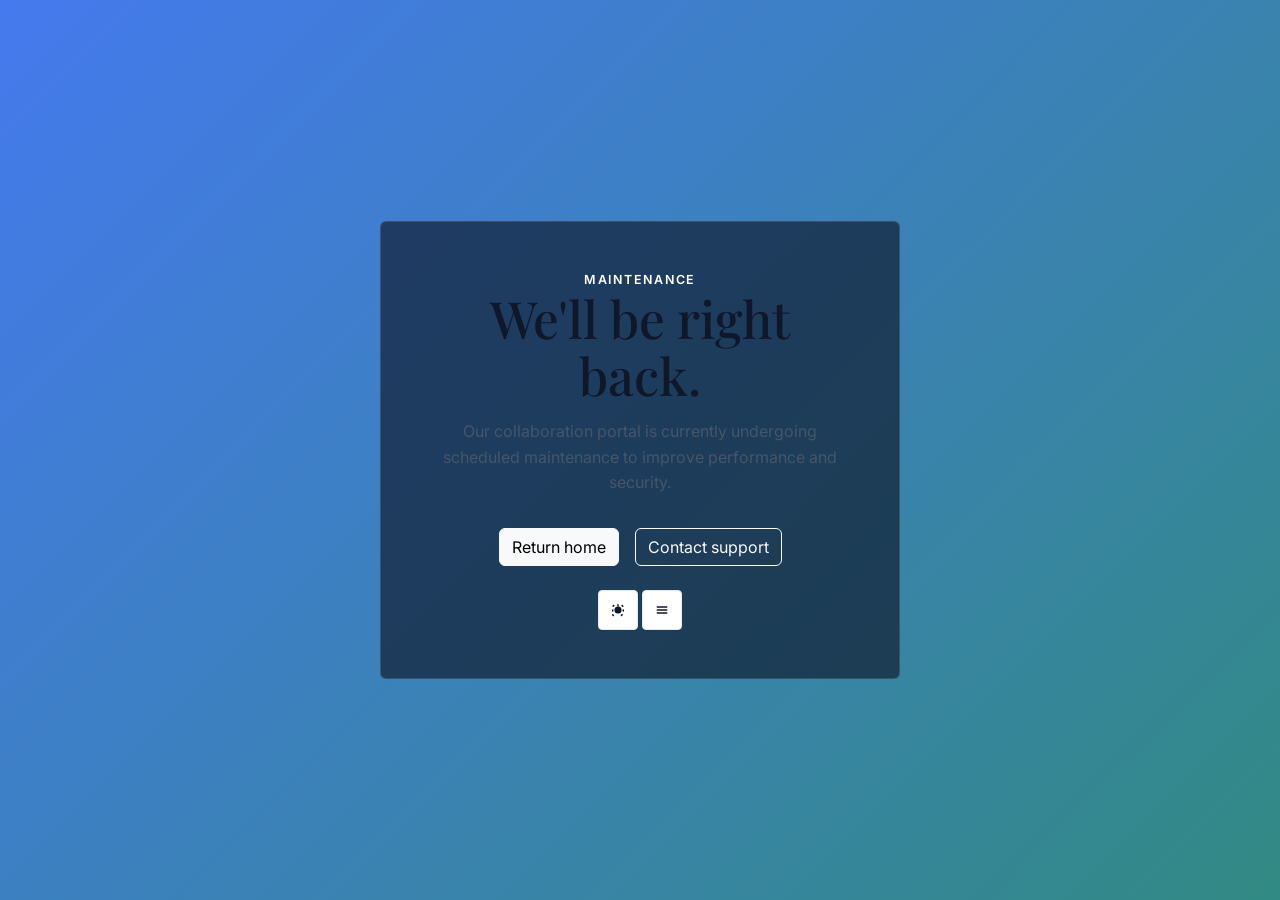
<file: coming-soon.html>
<!DOCTYPE html>
<html lang="en" data-theme="dark">

<head>
  <meta charset="UTF-8" />
  <meta name="viewport" content="width=device-width, initial-scale=1" />
  <title>Maintenance | ArchiStudio</title>
  <link rel="icon" href="favicon.svg" type="image/svg+xml" />
  <meta name="description" content="We are performing scheduled maintenance." />
  <link rel="preconnect" href="https://fonts.googleapis.com" />
  <link rel="preconnect" href="https://fonts.gstatic.com" crossorigin />
  <link
    href="https://fonts.googleapis.com/css2?family=Inter:wght@400;500;600;700&family=Playfair+Display:wght@600;700&display=swap"
    rel="stylesheet" />
  <link href="https://cdn.jsdelivr.net/npm/bootstrap@5.3.2/dist/css/bootstrap.min.css" rel="stylesheet" />
  <link rel="stylesheet" href="css/styles.css" />
</head>

<body>
  <main class="coming-soon">
    <div class="card coming-card p-4 p-md-5 text-center text-white">
      <span class="eyebrow text-white">Maintenance</span>
      <h1>We'll be right back.</h1>
      <p>
        Our collaboration portal is currently undergoing scheduled maintenance to improve
        performance and security.
      </p>
      <div class="d-flex gap-3 flex-wrap justify-content-center mt-3">
        <a class="btn btn-light" href="index.html">Return home</a>
        <a class="btn btn-outline-light" href="contact.html">Contact support</a>
      </div>
      <div class="mt-4">
        <button class="btn theme-toggle btn-sm" data-theme-toggle aria-pressed="false"
          aria-label="Toggle theme"></button>
        <button class="btn theme-toggle btn-sm" data-rtl-toggle aria-pressed="false" aria-label="Toggle RTL"></button>
      </div>
    </div>
  </main>
  <script src="https://cdn.jsdelivr.net/npm/bootstrap@5.3.2/dist/js/bootstrap.bundle.min.js"></script>
  <script src="js/main.js"></script>
</body>

</html>
</file>
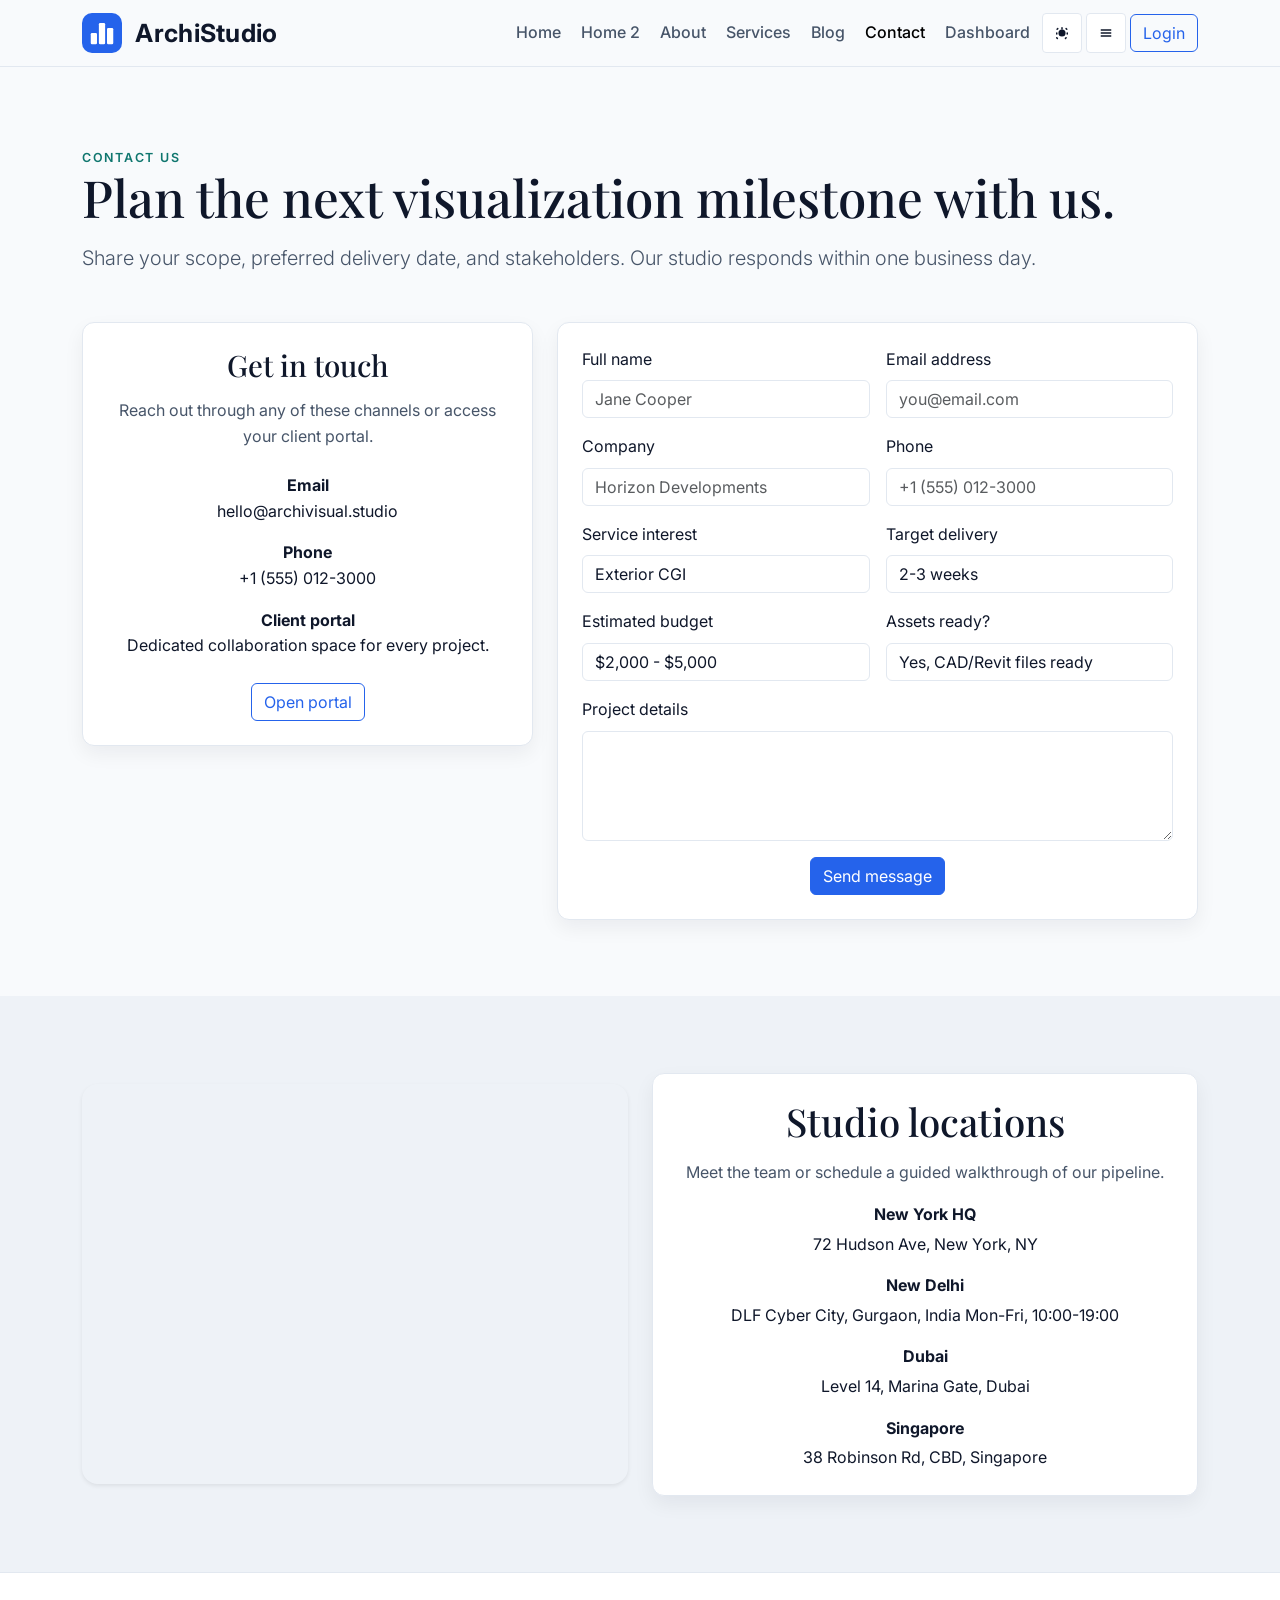
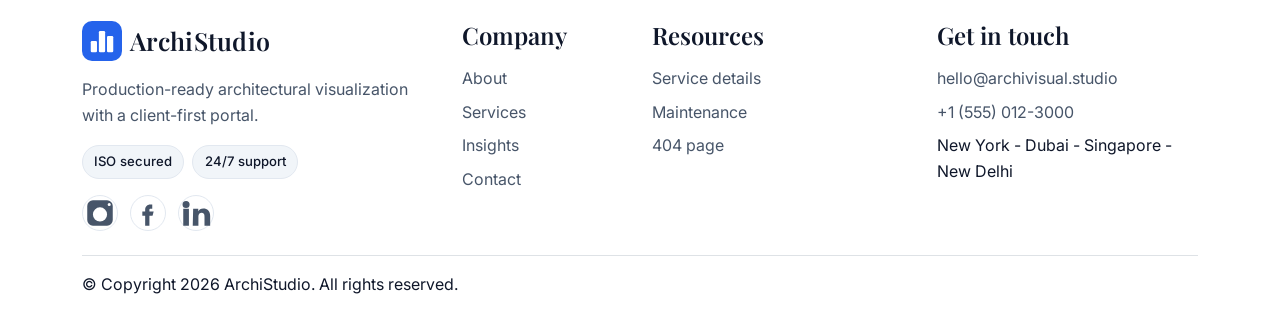
<file: contact.html>
<!DOCTYPE html>
<html lang="en" data-theme="light">

<head>
  <meta charset="UTF-8" />
  <meta name="viewport" content="width=device-width, initial-scale=1" />
  <title>Contact Us | ArchiStudio</title>
  <link rel="icon" href="favicon.svg" type="image/svg+xml" />
  <meta name="description"
    content="Contact ArchiStudio for architectural visualization projects and collaboration portal access." />
  <link rel="preconnect" href="https://fonts.googleapis.com" />
  <link rel="preconnect" href="https://fonts.gstatic.com" crossorigin />
  <link
    href="https://fonts.googleapis.com/css2?family=Inter:wght@400;500;600;700&family=Playfair+Display:wght@600;700&display=swap"
    rel="stylesheet" />
  <link href="https://cdn.jsdelivr.net/npm/bootstrap@5.3.2/dist/css/bootstrap.min.css" rel="stylesheet" />
  <link rel="stylesheet" href="css/styles.css" />
</head>

<body>
  <div class="page-wrapper">
    <header class="site-header">
      <nav class="navbar navbar-expand-lg">
        <div class="container">
          <a class="navbar-brand" href="index.html">
            <img src="favicon.svg" alt="ArchiStudio Logo" class="logo-img">
            <span class="brand-text">ArchiStudio</span>
          </a>
          <button class="navbar-toggler" type="button" data-bs-toggle="collapse" data-bs-target="#mainNav"
            aria-controls="mainNav" aria-expanded="false" aria-label="Toggle navigation">
            <span class="navbar-toggler-icon"></span>
          </button>
          <div class="collapse navbar-collapse" id="mainNav">
            <ul class="navbar-nav ms-auto align-items-lg-center gap-1">
              <li class="nav-item"><a class="nav-link" href="index.html">Home</a></li>
              <li class="nav-item"><a class="nav-link" href="home-2.html">Home 2</a></li>
              <li class="nav-item"><a class="nav-link" href="about.html">About</a></li>
              <li class="nav-item"><a class="nav-link" href="services.html">Services</a></li>
              <li class="nav-item"><a class="nav-link" href="blog.html">Blog</a></li>
              <li class="nav-item"><a class="nav-link active" href="contact.html">Contact</a></li>
              <li class="nav-item"><a class="nav-link" href="dashboard.html">Dashboard</a></li>
              <li class="nav-item">
                <button class="btn theme-toggle btn-sm" data-theme-toggle aria-pressed="false"
                  aria-label="Toggle theme"></button>
              </li>
              <li class="nav-item">
                <button class="btn theme-toggle btn-sm" data-rtl-toggle aria-pressed="false"
                  aria-label="Toggle RTL"></button>
              </li>
              <li class="nav-item"><a class="btn btn-outline-primary" href="login.html">Login</a></li>
            </ul>
          </div>
        </div>
      </nav>
    </header>

    <main>
      <section class="section">
        <div class="container">
          <div class="text-center text-lg-start">
            <span class="eyebrow">Contact us</span>
            <h1>Plan the next visualization milestone with us.</h1>
            <p class="lead">
              Share your scope, preferred delivery date, and stakeholders. Our studio responds
              within one business day.
            </p>
          </div>
          <div class="row g-4 align-items-start mt-4">
            <div class="col-lg-5">
              <div class="feature-card">
                <h3>Get in touch</h3>
                <p class="mb-4">Reach out through any of these channels or access your client portal.</p>
                <div class="contact-info">
                  <div class="mb-3">
                    <strong>Email</strong>
                    <span class="d-block">hello@archivisual.studio</span>
                  </div>
                  <div class="mb-3">
                    <strong>Phone</strong>
                    <span class="d-block">+1 (555) 012-3000</span>
                  </div>
                  <div class="mb-4">
                    <strong>Client portal</strong>
                    <span class="d-block">Dedicated collaboration space for every project.</span>
                  </div>
                  <div class="text-center">
                    <a class="btn btn-outline-primary" href="dashboard.html">Open portal</a>
                  </div>
                </div>
              </div>
            </div>
            <div class="col-lg-7">
              <form class="feature-card text-start">
                <div class="row g-3">
                  <div class="col-md-6">
                    <label class="form-label" for="name">Full name</label>
                    <input class="form-control" type="text" id="name" placeholder="Jane Cooper" />
                  </div>
                  <div class="col-md-6">
                    <label class="form-label" for="email">Email address</label>
                    <input class="form-control" type="email" id="email" placeholder="you@email.com" />
                  </div>
                  <div class="col-md-6">
                    <label class="form-label" for="company">Company</label>
                    <input class="form-control" type="text" id="company" placeholder="Horizon Developments" />
                  </div>
                  <div class="col-md-6">
                    <label class="form-label" for="phone">Phone</label>
                    <input class="form-control" type="tel" id="phone" placeholder="+1 (555) 012-3000" />
                  </div>
                  <div class="col-md-6">
                    <label class="form-label" for="service">Service interest</label>
                    <select class="form-select" id="service">
                      <option>Exterior CGI</option>
                      <option>Interior visualization</option>
                      <option>Virtual walkthroughs</option>
                      <option>Masterplan animation</option>
                    </select>
                  </div>
                  <div class="col-md-6">
                    <label class="form-label" for="timeline">Target delivery</label>
                    <select class="form-select" id="timeline">
                      <option>2-3 weeks</option>
                      <option>4-6 weeks</option>
                      <option>6+ weeks</option>
                    </select>
                  </div>
                  <div class="col-md-6">
                    <label class="form-label" for="budget">Estimated budget</label>
                    <select class="form-select" id="budget">
                      <option>$2,000 - $5,000</option>
                      <option>$5,000 - $10,000</option>
                      <option>$10,000+</option>
                    </select>
                  </div>
                  <div class="col-md-6">
                    <label class="form-label" for="assets">Assets ready?</label>
                    <select class="form-select" id="assets">
                      <option>Yes, CAD/Revit files ready</option>
                      <option>In progress</option>
                      <option>Need guidance</option>
                    </select>
                  </div>
                  <div class="col-12">
                    <label class="form-label" for="message">Project details</label>
                    <textarea class="form-control" id="message" rows="4"></textarea>
                  </div>
                </div>
                <div class="text-center mt-3">
                  <button class="btn btn-primary" type="submit">Send message</button>
                </div>
              </form>
            </div>
          </div>
        </div>
      </section>

      <section class="section section-alt">
        <div class="container">
          <div class="row g-4 align-items-center">
            <div class="col-lg-6">
              <div class="map-container shadow-sm rounded-4 overflow-hidden" style="height: 400px;">
                <iframe
                  src="https://www.google.com/maps/embed?pb=!1m18!1m12!1m3!1d112066.822603887!2d77.10864388147!3d28.627142460613867!2m3!1f0!2f0!3f0!3m2!1i1024!2i768!4f13.1!3m3!1m2!1s0x390cfd5b347ea635%3A0xc6209b5527a050!2sNew%20Delhi%2C%20Delhi!5e0!3m2!1sen!2sin!4v1706350000000!5m2!1sen!2sin"
                  width="100%" height="100%" style="border:0;" allowfullscreen="" loading="lazy"
                  referrerpolicy="no-referrer-when-downgrade">
                </iframe>
              </div>
            </div>
            <div class="col-lg-6">
              <div class="feature-card">
                <h2>Studio locations</h2>
                <p>Meet the team or schedule a guided walkthrough of our pipeline.</p>
                <div class="contact-list mt-3">
                  <div>
                    <strong>New York HQ</strong>
                    <span>72 Hudson Ave, New York, NY</span>
                  </div>
                  <div>
                    <strong>New Delhi</strong>
                    <span>DLF Cyber City, Gurgaon, India</span>
                    <span>Mon-Fri, 10:00-19:00</span>
                  </div>
                  <div>
                    <strong>Dubai</strong>
                    <span>Level 14, Marina Gate, Dubai</span>
                  </div>
                  <div>
                    <strong>Singapore</strong>
                    <span>38 Robinson Rd, CBD, Singapore</span>
                  </div>
                </div>
              </div>
            </div>
          </div>
        </div>
      </section>
    </main>

    <footer class="site-footer">
      <div class="container">
        <div class="row g-4">
          <div class="col-lg-4">
            <div style="display: flex; align-items: center; margin-bottom: 1rem;">
              <img src="favicon.svg" alt="ArchiStudio Logo" class="logo-img">
              <h3 class="footer-title brand-text" style="margin-bottom: 0;">ArchiStudio</h3>
            </div>
            <p>Production-ready architectural visualization with a client-first portal.</p>
            <div class="d-flex gap-2">
              <span class="tag">ISO secured</span>
              <span class="tag">24/7 support</span>
            </div>
            <div class="footer-social">
              <a href="https://www.instagram.com" aria-label="Instagram">
                <svg viewBox="0 0 24 24" aria-hidden="true">
                  <path
                    d="M7 3h10a4 4 0 0 1 4 4v10a4 4 0 0 1-4 4H7a4 4 0 0 1-4-4V7a4 4 0 0 1 4-4Zm5 5a5 5 0 1 0 .001 10.001A5 5 0 0 0 12 8Zm6.5-.9a1.1 1.1 0 1 0 0-2.2 1.1 1.1 0 0 0 0 2.2Z" />
                </svg>
              </a>
              <a href="https://www.facebook.com" aria-label="Facebook">
                <svg viewBox="0 0 24 24" aria-hidden="true">
                  <path d="M13.5 9H15V6h-1.5C11.6 6 10 7.6 10 9.5V11H8v3h2v7h3v-7h2.2l.8-3H13V9.5c0-.3.2-.5.5-.5Z" />
                </svg>
              </a>
              <a href="https://www.linkedin.com" aria-label="LinkedIn">
                <svg viewBox="0 0 24 24" aria-hidden="true">
                  <path
                    d="M4.98 3.5A2.5 2.5 0 1 0 5 8.5a2.5 2.5 0 0 0-.02-5ZM3 9h4v12H3zM10 9h3.6v1.7h.05c.5-.9 1.7-1.9 3.5-1.9C20.4 8.8 22 10.9 22 14.3V21h-4v-6c0-1.4 0-3.2-2-3.2-2 0-2.3 1.5-2.3 3.1V21h-4z" />
                </svg>
              </a>
            </div>
          </div>
          <div class="col-lg-2 col-md-4">
            <h4 class="footer-title">Company</h4>
            <div class="footer-list">
              <a href="about.html">About</a>
              <a href="services.html">Services</a>
              <a href="blog.html">Insights</a>
              <a href="contact.html">Contact</a>
            </div>
          </div>
          <div class="col-lg-3 col-md-4">
            <h4 class="footer-title">Resources</h4>
            <div class="footer-list">
              <a href="service-details.html">Service details</a>
              <a href="coming-soon.html">Maintenance</a>
              <a href="404.html">404 page</a>
            </div>
          </div>
          <div class="col-lg-3 col-md-4">
            <h4 class="footer-title">Get in touch</h4>
            <div class="footer-list">
              <a href="mailto:hello@archivisual.studio">hello@archivisual.studio</a>
              <a href="tel:+15550123000">+1 (555) 012-3000</a>
              <span>New York - Dubai - Singapore - New Delhi</span>
            </div>
          </div>
        </div>
        <div class="d-flex justify-content-between align-items-center flex-wrap gap-3 mt-4 border-top pt-3">
          <span>&copy; Copyright 2026 ArchiStudio. All rights reserved.</span>
        </div>
      </div>
    </footer>
  </div>

  <script src="https://cdn.jsdelivr.net/npm/bootstrap@5.3.2/dist/js/bootstrap.bundle.min.js"></script>
  <script src="js/main.js"></script>
</body>

</html>
</file>
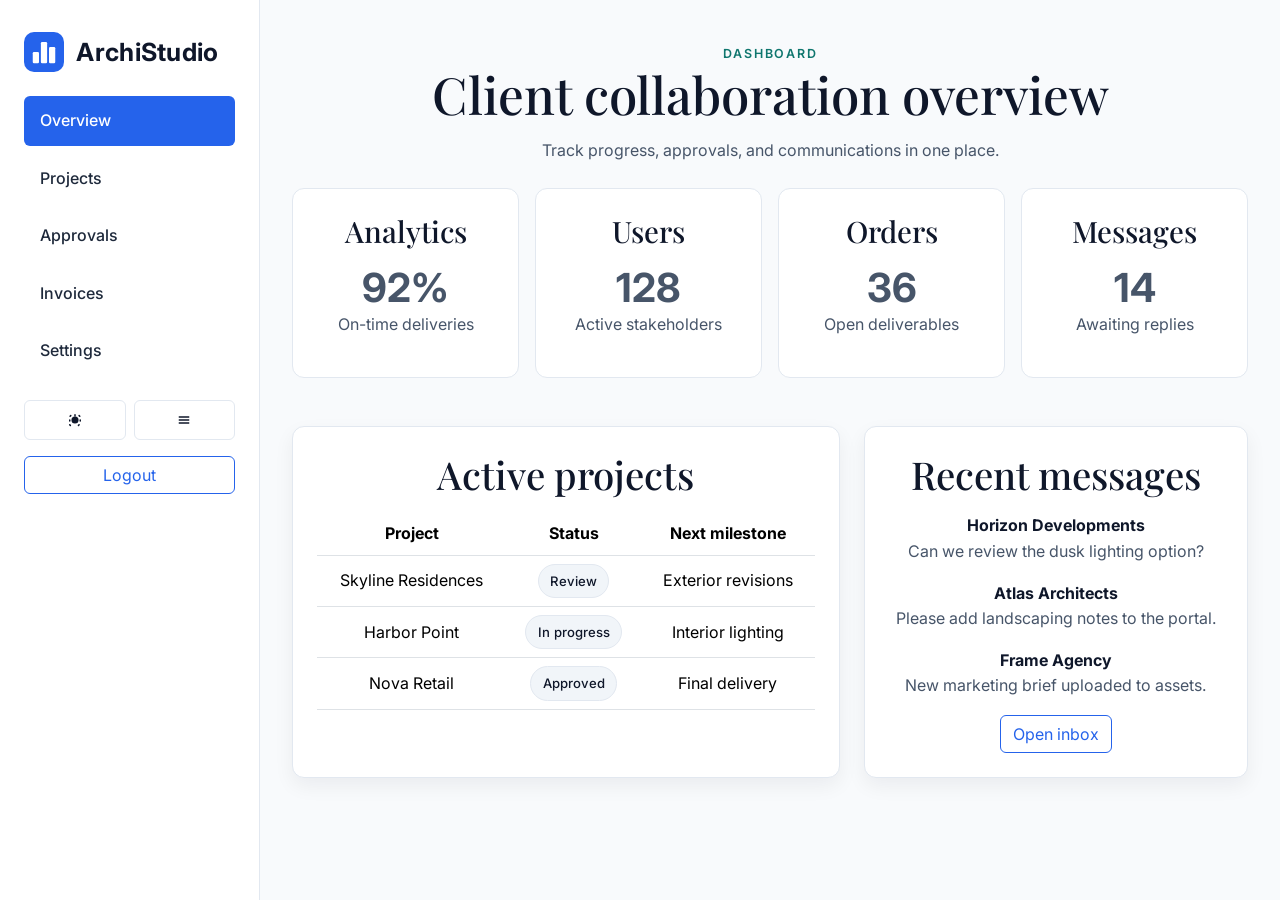
<file: dashboard.html>
<!DOCTYPE html>
<html lang="en" data-theme="light">

<head>
  <meta charset="UTF-8" />
  <meta name="viewport" content="width=device-width, initial-scale=1" />
  <title>Dashboard | ArchiStudio</title>
  <link rel="icon" href="favicon.svg" type="image/svg+xml" />
  <meta name="description" content="Client collaboration dashboard with analytics, users, orders, and messages." />
  <link rel="preconnect" href="https://fonts.googleapis.com" />
  <link rel="preconnect" href="https://fonts.gstatic.com" crossorigin />
  <link
    href="https://fonts.googleapis.com/css2?family=Inter:wght@400;500;600;700&family=Playfair+Display:wght@600;700&display=swap"
    rel="stylesheet" />
  <link href="https://cdn.jsdelivr.net/npm/bootstrap@5.3.2/dist/css/bootstrap.min.css" rel="stylesheet" />
  <link rel="stylesheet" href="css/styles.css" />
</head>

<body>
  <div class="dashboard-shell">
    <aside class="dashboard-sidebar" id="dashboardSidebar">
      <div class="d-flex justify-content-between align-items-center mb-4">
        <a class="navbar-brand d-lg-none" href="index.html">
          <img src="favicon.svg" alt="ArchiStudio Logo" class="logo-img">
          <span class="brand-text">ArchiStudio</span>
        </a>
        <div class="d-flex align-items-center gap-2">
          <a class="navbar-brand d-none d-lg-block" href="index.html">
            <img src="favicon.svg" alt="ArchiStudio Logo" class="logo-img">
            <span class="brand-text">ArchiStudio</span>
          </a>

        </div>
      </div>
      <div class="d-lg-block" id="sidebarNav">
        <nav class="d-flex flex-column gap-2">
          <a class="nav-link active" href="dashboard.html">Overview</a>
          <a class="nav-link" href="dashboard.html">Projects</a>
          <a class="nav-link" href="dashboard.html">Approvals</a>
          <a class="nav-link" href="dashboard.html">Invoices</a>
          <a class="nav-link" href="dashboard.html">Settings</a>

        </nav>
        <div class="mt-4 d-flex gap-2">
          <button class="btn theme-toggle w-100" data-theme-toggle aria-pressed="false"
            aria-label="Toggle theme"></button>
          <button class="btn theme-toggle w-100" data-rtl-toggle aria-pressed="false" aria-label="Toggle RTL"></button>
        </div>
        <div class="mt-3">
          <a class="btn btn-outline-primary w-100" href="index.html">Logout</a>
        </div>
      </div>
    </aside>

    <main class="dashboard-content">
      <!-- Mobile menu button - left side -->
      <div class="d-lg-none mb-3">
        <button class="btn btn-sm" type="button" id="mobileMenuToggle" aria-label="Toggle sidebar">
          <svg width="24" height="24" viewBox="0 0 24 24" fill="none" stroke="currentColor" stroke-width="2">
            <path d="M3 12h18M3 6h18M3 18h18" />
          </svg>
        </button>
      </div>

      <div class="text-center mb-4 mt-2">
        <span class="eyebrow">Dashboard</span>
        <h1>Client collaboration overview</h1>
        <p>Track progress, approvals, and communications in one place.</p>
      </div>

      <section class="mb-5">
        <div class="row g-3">
          <div class="col-md-6 col-lg-3">
            <div class="stat-card">
              <h3>Analytics</h3>
              <p class="display-6 fw-bold mb-0">92%</p>
              <p>On-time deliveries</p>
            </div>
          </div>
          <div class="col-md-6 col-lg-3">
            <div class="stat-card">
              <h3>Users</h3>
              <p class="display-6 fw-bold mb-0">128</p>
              <p>Active stakeholders</p>
            </div>
          </div>
          <div class="col-md-6 col-lg-3">
            <div class="stat-card">
              <h3>Orders</h3>
              <p class="display-6 fw-bold mb-0">36</p>
              <p>Open deliverables</p>
            </div>
          </div>
          <div class="col-md-6 col-lg-3">
            <div class="stat-card">
              <h3>Messages</h3>
              <p class="display-6 fw-bold mb-0">14</p>
              <p>Awaiting replies</p>
            </div>
          </div>
        </div>
      </section>

      <section>
        <div class="row g-4">
          <div class="col-lg-7">
            <div class="feature-card">
              <h2>Active projects</h2>
              <div class="table-responsive">
                <table class="table align-middle">
                  <thead>
                    <tr>
                      <th>Project</th>
                      <th>Status</th>
                      <th>Next milestone</th>
                    </tr>
                  </thead>
                  <tbody>
                    <tr>
                      <td>Skyline Residences</td>
                      <td><span class="tag">Review</span></td>
                      <td>Exterior revisions</td>
                    </tr>
                    <tr>
                      <td>Harbor Point</td>
                      <td><span class="tag">In progress</span></td>
                      <td>Interior lighting</td>
                    </tr>
                    <tr>
                      <td>Nova Retail</td>
                      <td><span class="tag">Approved</span></td>
                      <td>Final delivery</td>
                    </tr>
                  </tbody>
                </table>
              </div>
            </div>
          </div>
          <div class="col-lg-5">
            <div class="feature-card">
              <h2>Recent messages</h2>
              <div class="d-flex flex-column gap-3">
                <div>
                  <strong>Horizon Developments</strong>
                  <p class="mb-0">Can we review the dusk lighting option?</p>
                </div>
                <div>
                  <strong>Atlas Architects</strong>
                  <p class="mb-0">Please add landscaping notes to the portal.</p>
                </div>
                <div>
                  <strong>Frame Agency</strong>
                  <p class="mb-0">New marketing brief uploaded to assets.</p>
                </div>
              </div>
              <a class="btn btn-outline-primary mt-3" href="dashboard.html">Open inbox</a>
            </div>
          </div>
        </div>
      </section>
    </main>
  </div>

  <script src="https://cdn.jsdelivr.net/npm/bootstrap@5.3.2/dist/js/bootstrap.bundle.min.js"></script>
  <script src="js/main.js"></script>
  <script>
    // Handle sidebar toggle functionality
    document.addEventListener('DOMContentLoaded', function () {
      const sidebarMenuToggle = document.getElementById('sidebarMenuToggle');
      const mobileMenuToggle = document.getElementById('mobileMenuToggle');
      const sidebar = document.getElementById('dashboardSidebar');
      const dashboardShell = document.querySelector('.dashboard-shell');

      // Toggle sidebar with sidebar menu button (inside sidebar)
      if (sidebarMenuToggle && sidebar) {
        sidebarMenuToggle.addEventListener('click', function () {
          sidebar.classList.toggle('show');
          dashboardShell.classList.toggle('sidebar-open');
        });
      }

      // Toggle sidebar with mobile menu button (in main content)
      if (mobileMenuToggle && sidebar) {
        mobileMenuToggle.addEventListener('click', function () {
          sidebar.classList.toggle('show');
          dashboardShell.classList.toggle('sidebar-open');
        });
      }

      // Close sidebar when clicking on overlay
      document.addEventListener('click', function (e) {
        if (e.target === dashboardShell && dashboardShell.classList.contains('sidebar-open')) {
          sidebar.classList.remove('show');
          dashboardShell.classList.remove('sidebar-open');
        }
      });

      // Close sidebar when clicking on navigation links (mobile only)
      const navLinks = document.querySelectorAll('.dashboard-sidebar .nav-link');
      navLinks.forEach(link => {
        link.addEventListener('click', function () {
          if (window.innerWidth < 992) {
            sidebar.classList.remove('show');
            dashboardShell.classList.remove('sidebar-open');
          }
        });
      });
    });
  </script>
</body>

</html>
</file>
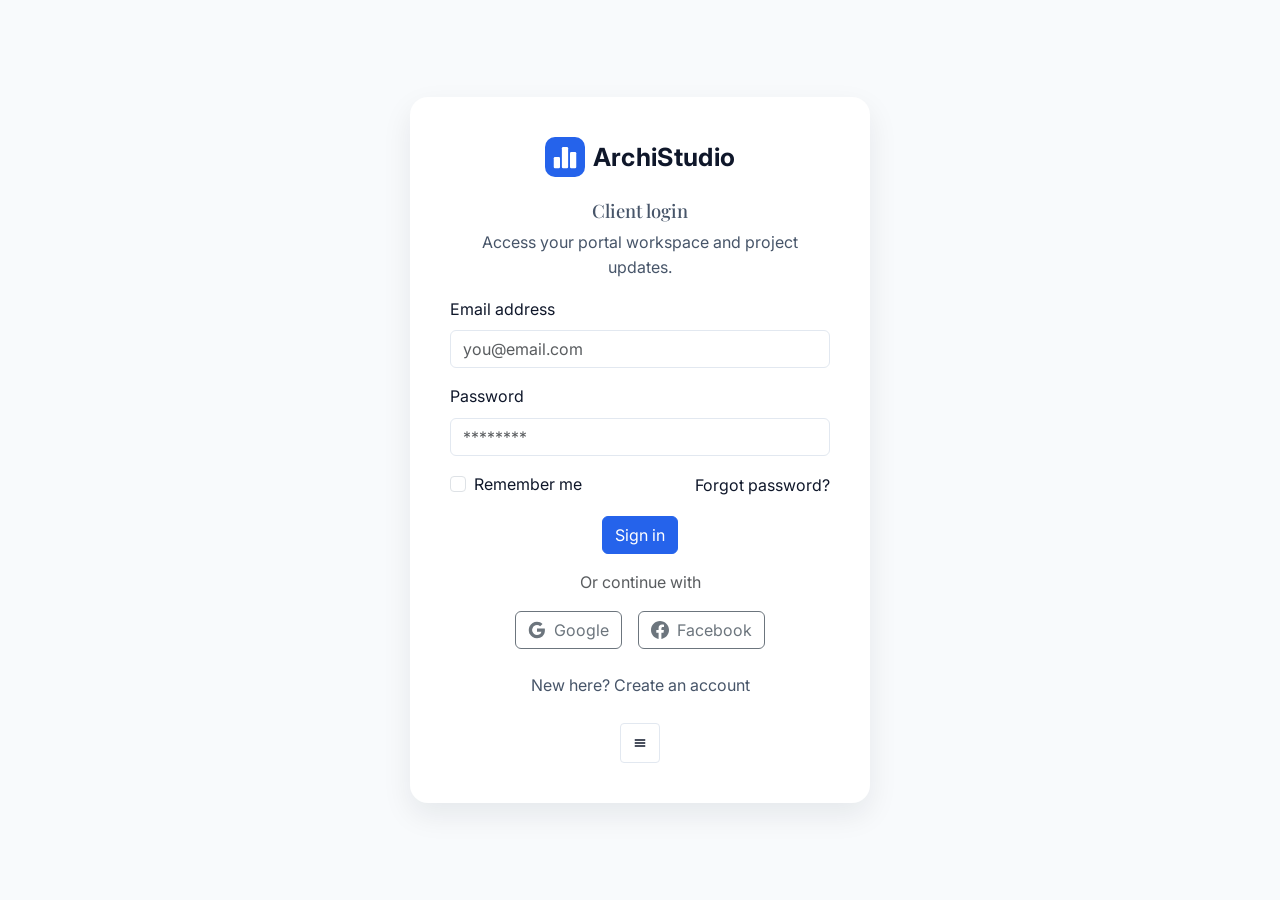
<file: login.html>
<!DOCTYPE html>
<html lang="en" data-theme="light">

<head>
  <meta charset="UTF-8" />
  <meta name="viewport" content="width=device-width, initial-scale=1" />
  <title>Login | ArchiStudio</title>
  <link rel="icon" href="favicon.svg" type="image/svg+xml" />
  <meta name="description" content="Client portal login." />
  <link rel="preconnect" href="https://fonts.googleapis.com" />
  <link rel="preconnect" href="https://fonts.gstatic.com" crossorigin />
  <link
    href="https://fonts.googleapis.com/css2?family=Inter:wght@400;500;600;700&family=Playfair+Display:wght@600;700&display=swap"
    rel="stylesheet" />
  <link href="https://cdn.jsdelivr.net/npm/bootstrap@5.3.2/dist/css/bootstrap.min.css" rel="stylesheet" />
  <link rel="stylesheet" href="css/styles.css" />
</head>

<body>
  <main class="auth-page">
    <div class="auth-card text-center">
      <a class="navbar-brand auth-logo d-inline-flex align-items-center justify-content-center" href="index.html">
        <img src="favicon.svg" alt="ArchiStudio Logo" class="logo-img">
        <span class="brand-text">ArchiStudio</span>
      </a>
      <h1 class="text-center auth-heading">Client login</h1>
      <p class="text-center">Access your portal workspace and project updates.</p>
      <form class="text-center">
        <div class="mb-3 text-start">
          <label class="form-label text-start" for="loginEmail" style="text-align: left !important;">Email
            address</label>
          <input class="form-control text-start" type="email" id="loginEmail" placeholder="you@email.com"
            style="text-align: left !important;" />
        </div>
        <div class="mb-3 text-start">
          <label class="form-label text-start" for="loginPassword" style="text-align: left !important;">Password</label>
          <input class="form-control text-start" type="password" id="loginPassword" placeholder="********"
            style="text-align: left !important;" />
        </div>
        <div class="d-flex justify-content-between align-items-center mb-3">
          <div class="form-check">
            <input class="form-check-input" type="checkbox" id="rememberMe">
            <label class="form-check-label" for="rememberMe">Remember me</label>
          </div>
          <a href="#" class="text-decoration-none">Forgot password?</a>
        </div>
        <div class="text-center mb-3">
          <button class="btn btn-primary" type="submit">Sign in</button>
        </div>
        <div class="text-center mb-3">
          <span class="text-muted">Or continue with</span>
        </div>
        <div class="d-flex justify-content-center gap-3 mb-4">
          <button class="btn btn-outline-secondary d-flex align-items-center gap-2" type="button">
            <svg width="18" height="18" viewBox="0 0 24 24" fill="currentColor">
              <path
                d="M22.56 12.25c0-.78-.07-1.53-.2-2.25H12v4.26h5.92c-.26 1.37-1.04 2.53-2.21 3.31v2.77h3.57c2.08-1.92 3.28-4.74 3.28-8.09z" />
              <path
                d="M12 23c2.97 0 5.46-.98 7.28-2.66l-3.57-2.77c-.98.66-2.23 1.06-3.71 1.06-2.86 0-5.29-1.93-6.16-4.53H2.18v2.84C3.99 20.53 7.7 23 12 23z" />
              <path
                d="M5.84 14.09c-.22-.66-.35-1.36-.35-2.09s.13-1.43.35-2.09V7.07H2.18C1.43 8.55 1 10.22 1 12s.43 3.45 1.18 4.93l2.85-2.22.81-.62z" />
              <path
                d="M12 5.38c1.62 0 3.06.56 4.21 1.64l3.15-3.15C17.45 2.09 14.97 1 12 1 7.7 1 3.99 3.47 2.18 7.07l3.66 2.84c.87-2.6 3.3-4.53 6.16-4.53z" />
            </svg>
            Google
          </button>
          <button class="btn btn-outline-secondary d-flex align-items-center gap-2" type="button">
            <svg width="18" height="18" viewBox="0 0 24 24" fill="currentColor">
              <path
                d="M24 12.073c0-6.627-5.373-12-12-12s-12 5.373-12 12c0 5.99 4.388 10.954 10.125 11.854v-8.385H7.078v-3.47h3.047V9.43c0-3.007 1.792-4.669 4.533-4.669 1.312 0 2.686.235 2.686.235v2.953H15.83c-1.491 0-1.956.925-1.956 1.874v2.25h3.328l-.532 3.47h-2.796v8.385C19.612 23.027 24 18.062 24 12.073z" />
            </svg>
            Facebook
          </button>
        </div>
      </form>
      <p class="mt-3 text-center">
        New here? <a href="register.html">Create an account</a>
      </p>
      <div class="mt-4 text-center">
        <button class="btn theme-toggle btn-sm" data-rtl-toggle aria-pressed="false" aria-label="Toggle RTL"></button>
      </div>
    </div>
  </main>
  <script src="https://cdn.jsdelivr.net/npm/bootstrap@5.3.2/dist/js/bootstrap.bundle.min.js"></script>
  <script src="js/main.js"></script>
</body>

</html>
</file>
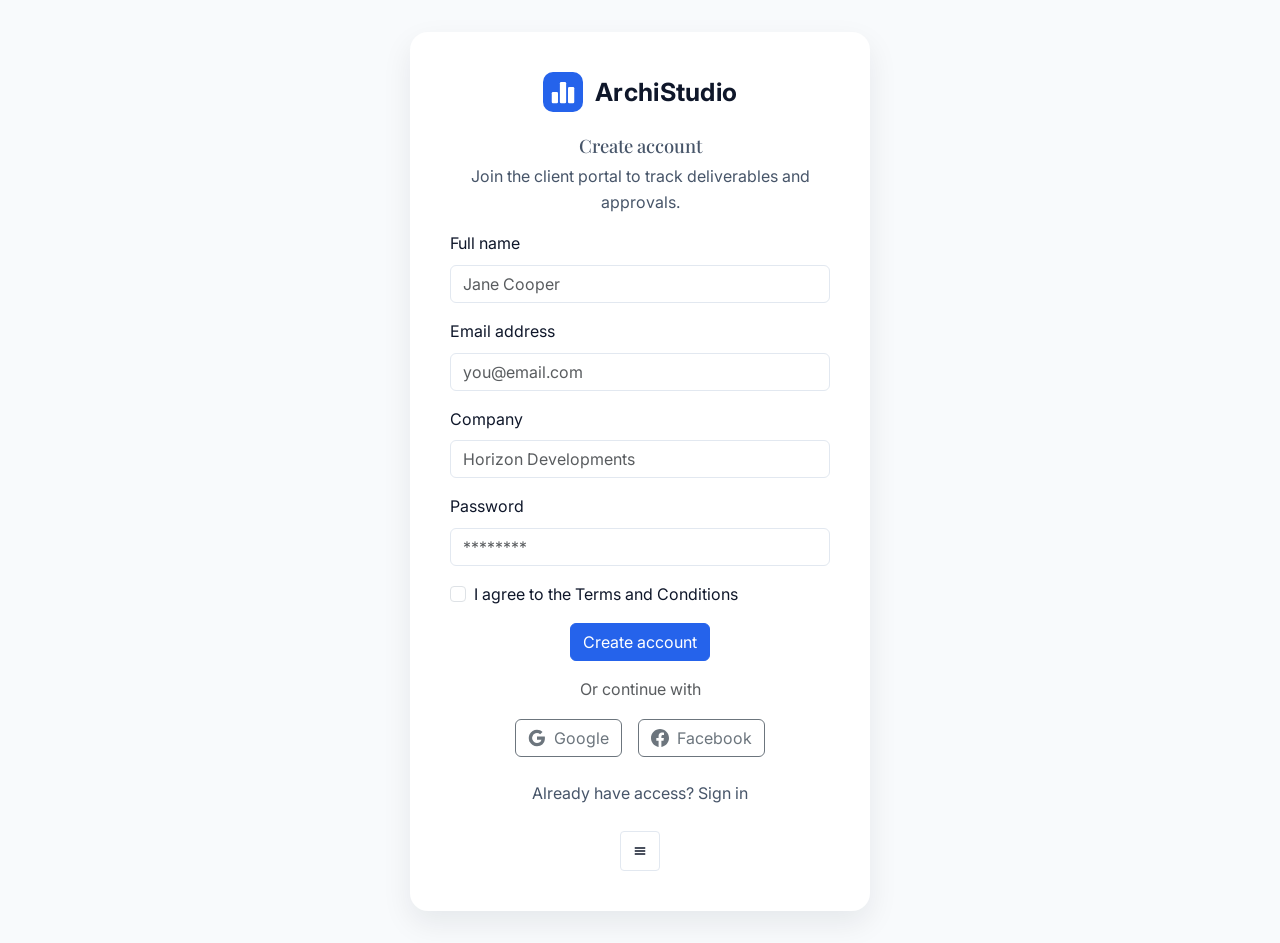
<file: register.html>
<!DOCTYPE html>
<html lang="en" data-theme="light">

<head>
  <meta charset="UTF-8" />
  <meta name="viewport" content="width=device-width, initial-scale=1" />
  <title>Register | ArchiStudio</title>
  <link rel="icon" href="favicon.svg" type="image/svg+xml" />
  <meta name="description" content="Create a client portal account." />
  <link rel="preconnect" href="https://fonts.googleapis.com" />
  <link rel="preconnect" href="https://fonts.gstatic.com" crossorigin />
  <link
    href="https://fonts.googleapis.com/css2?family=Inter:wght@400;500;600;700&family=Playfair+Display:wght@600;700&display=swap"
    rel="stylesheet" />
  <link href="https://cdn.jsdelivr.net/npm/bootstrap@5.3.2/dist/css/bootstrap.min.css" rel="stylesheet" />
  <link rel="stylesheet" href="css/styles.css" />
</head>

<body>
  <main class="auth-page">
    <div class="auth-card">
      <a class="navbar-brand auth-logo" href="index.html">
        <img src="favicon.svg" alt="ArchiStudio Logo" class="logo-img">
        <span class="brand-text">ArchiStudio</span>
      </a>
      <h1 class="text-center auth-heading">Create account</h1>
      <p class="text-center">Join the client portal to track deliverables and approvals.</p>
      <form>
        <div class="mb-3">
          <label class="form-label" for="registerName">Full name</label>
          <input class="form-control" type="text" id="registerName" placeholder="Jane Cooper" />
        </div>
        <div class="mb-3">
          <label class="form-label" for="registerEmail">Email address</label>
          <input class="form-control" type="email" id="registerEmail" placeholder="you@email.com" />
        </div>
        <div class="mb-3">
          <label class="form-label" for="registerCompany">Company</label>
          <input class="form-control" type="text" id="registerCompany" placeholder="Horizon Developments" />
        </div>
        <div class="mb-3">
          <label class="form-label" for="registerPassword">Password</label>
          <input class="form-control" type="password" id="registerPassword" placeholder="********" />
        </div>
        <div class="mb-3 text-start">
          <div class="form-check">
            <input class="form-check-input" type="checkbox" id="agreeTerms">
            <label class="form-check-label" for="agreeTerms">I agree to the <a href="#"
                class="text-decoration-none">Terms and Conditions</a></label>
          </div>
        </div>
        <div class="text-center mb-3">
          <button class="btn btn-primary" type="submit">Create account</button>
        </div>
        <div class="text-center mb-3">
          <span class="text-muted">Or continue with</span>
        </div>
        <div class="d-flex justify-content-center gap-3 mb-4">
          <button class="btn btn-outline-secondary d-flex align-items-center gap-2" type="button">
            <svg width="18" height="18" viewBox="0 0 24 24" fill="currentColor">
              <path
                d="M22.56 12.25c0-.78-.07-1.53-.2-2.25H12v4.26h5.92c-.26 1.37-1.04 2.53-2.21 3.31v2.77h3.57c2.08-1.92 3.28-4.74 3.28-8.09z" />
              <path
                d="M12 23c2.97 0 5.46-.98 7.28-2.66l-3.57-2.77c-.98.66-2.23 1.06-3.71 1.06-2.86 0-5.29-1.93-6.16-4.53H2.18v2.84C3.99 20.53 7.7 23 12 23z" />
              <path
                d="M5.84 14.09c-.22-.66-.35-1.36-.35-2.09s.13-1.43.35-2.09V7.07H2.18C1.43 8.55 1 10.22 1 12s.43 3.45 1.18 4.93l2.85-2.22.81-.62z" />
              <path
                d="M12 5.38c1.62 0 3.06.56 4.21 1.64l3.15-3.15C17.45 2.09 14.97 1 12 1 7.7 1 3.99 3.47 2.18 7.07l3.66 2.84c.87-2.6 3.3-4.53 6.16-4.53z" />
            </svg>
            Google
          </button>
          <button class="btn btn-outline-secondary d-flex align-items-center gap-2" type="button">
            <svg width="18" height="18" viewBox="0 0 24 24" fill="currentColor">
              <path
                d="M24 12.073c0-6.627-5.373-12-12-12s-12 5.373-12 12c0 5.99 4.388 10.954 10.125 11.854v-8.385H7.078v-3.47h3.047V9.43c0-3.007 1.792-4.669 4.533-4.669 1.312 0 2.686.235 2.686.235v2.953H15.83c-1.491 0-1.956.925-1.956 1.874v2.25h3.328l-.532 3.47h-2.796v8.385C19.612 23.027 24 18.062 24 12.073z" />
            </svg>
            Facebook
          </button>
        </div>
      </form>
      <p class="mt-3 text-center">
        Already have access? <a href="login.html">Sign in</a>
      </p>
      <div class="mt-4 text-center">
        <button class="btn theme-toggle btn-sm" data-rtl-toggle aria-pressed="false" aria-label="Toggle RTL"></button>
      </div>
    </div>
  </main>
  <script src="https://cdn.jsdelivr.net/npm/bootstrap@5.3.2/dist/js/bootstrap.bundle.min.js"></script>
  <script src="js/main.js"></script>
</body>

</html>
</file>
<file: css/styles.css>
/* Base theme variables */
:root {
  color-scheme: light;
  --bg: #f8fafc;
  --bg-alt: #eef2f7;
  --surface: #ffffff;
  --surface-alt: #f1f5f9;
  --text: #0f172a;
  --text-muted: #475569;
  --primary: #2563eb;
  --primary-contrast: #ffffff;
  --accent: #0f766e;
  --border: #e2e8f0;
  --shadow: 0 12px 30px rgba(15, 23, 42, 0.08);
  --radius: 18px;
  --radius-sm: 12px;
  --focus: 0 0 0 0.25rem rgba(37, 99, 235, 0.25);
  --font-sans: "Inter", "Segoe UI", system-ui, -apple-system, sans-serif;
  --font-serif: "Playfair Display", "Times New Roman", serif;
}

[data-theme="dark"] {
  color-scheme: dark;
  --bg: #0b1120;
  --bg-alt: #111827;
  --surface: #111827;
  --surface-alt: #1f2937;
  --text: #f8fafc;
  --text-muted: #cbd5f5;
  --primary: #60a5fa;
  --primary-contrast: #0b1120;
  --accent: #2dd4bf;
  --border: #243047;
  --shadow: 0 20px 40px rgba(3, 7, 18, 0.5);
  --focus: 0 0 0 0.25rem rgba(96, 165, 250, 0.35);
}

[dir="rtl"] {
  direction: rtl;
  text-align: right;
  --font-sans: "Inter", "Segoe UI", system-ui, -apple-system, sans-serif;
  --font-serif: "Playfair Display", "Times New Roman", serif;
}

* {
  box-sizing: border-box;
}

html {
  font-size: 16px;
  scroll-behavior: smooth;
}

body {
  font-family: var(--font-sans);
  background: var(--bg);
  color: var(--text);
  line-height: 1.6;
  margin: 0;
}

img {
  max-width: 100%;
  display: block;
}

a {
  color: inherit;
  text-decoration: none;
}

a:hover,
a:focus {
  color: var(--primary);
}

:focus-visible {
  outline: none;
  box-shadow: var(--focus);
  border-radius: 8px;
}

.page-wrapper {
  min-height: 100vh;
  display: flex;
  flex-direction: column;
}

.site-header {
  position: sticky;
  top: 0;
  z-index: 1000;
  background: rgba(248, 250, 252, 0.9);
  backdrop-filter: blur(10px);
  border-bottom: 1px solid var(--border);
}

.site-header .navbar-toggler {
  border-color: var(--border);
}

.site-header .navbar-toggler-icon {
  background-image: url("data:image/svg+xml,%3csvg xmlns='http://www.w3.org/2000/svg' viewBox='0 0 30 30'%3e%3cpath stroke='rgba(15, 23, 42, 0.85)' stroke-linecap='round' stroke-miterlimit='10' stroke-width='2' d='M4 7h22M4 15h22M4 23h22'/%3e%3c/svg%3e");
}

[data-theme="dark"] .site-header {
  background: rgba(15, 23, 42, 0.9);
}

[data-theme="dark"] .site-header .navbar-toggler-icon {
  background-image: url("data:image/svg+xml,%3csvg xmlns='http://www.w3.org/2000/svg' viewBox='0 0 30 30'%3e%3cpath stroke='rgba(248, 250, 252, 0.9)' stroke-linecap='round' stroke-miterlimit='10' stroke-width='2' d='M4 7h22M4 15h22M4 23h22'/%3e%3c/svg%3e");
}

.navbar-brand {
  font-weight: 700;
  letter-spacing: 0.3px;
  color: var(--text);
}

.logo-img {
  width: 40px;
  height: 40px;
  display: inline-block;
  vertical-align: middle;
  transition: transform 0.3s ease;
  margin-right: 8px;
}

.brand-text {
  display: inline-block;
  vertical-align: middle;
  font-weight: 700;
  letter-spacing: 0.3px;
  font-size: clamp(1rem, 2.5vw, 1.5625rem);
  /* Consistent 16px to 25px scale */
}

.navbar-brand:hover .logo-img {
  transform: scale(1.1);
}


.navbar-brand:hover,
.navbar-brand:focus {
  color: var(--text);
}

.nav-link {
  font-weight: 500;
  color: var(--text-muted);
}

.nav-link.active,
.nav-link:hover,
.nav-link:focus {
  color: var(--text);
}

/* Dark mode navigation fixes */
[data-theme="dark"] .nav-link {
  color: var(--text-muted);
}

[data-theme="dark"] .nav-link.active,
[data-theme="dark"] .nav-link:hover,
[data-theme="dark"] .nav-link:focus {
  color: var(--text);
}

.theme-toggle {
  border: 1px solid var(--border);
  background: var(--surface);
  color: var(--text);
  width: 40px;
  height: 40px;
  display: inline-flex;
  align-items: center;
  justify-content: center;
  padding: 0;
}

.theme-toggle svg {
  width: 18px;
  height: 18px;
  fill: currentColor;
}

.btn-primary {
  background: var(--primary);
  border-color: var(--primary);
  color: var(--primary-contrast);
}

.btn-primary:hover,
.btn-primary:focus {
  background: #1d4ed8;
  border-color: #1d4ed8;
}

[data-theme="dark"] .btn-primary:hover,
[data-theme="dark"] .btn-primary:focus {
  background: #3b82f6;
  border-color: #3b82f6;
}

.btn-outline-primary {
  color: var(--primary);
  border-color: var(--primary);
}

.btn-outline-primary:hover,
.btn-outline-primary:focus {
  background: var(--primary);
  color: var(--primary-contrast);
}

.section {
  padding: clamp(3rem, 6vw, 5rem) 0;
}

.section>.container>.eyebrow,
.section>.container>h1,
.section>.container>h2,
.section>.container>p.lead,
.section>.container>p:not(.lead) {
  text-align: center;
}

.section>.container>h1,
.section>.container>h2 {
  max-width: 900px;
  margin-left: auto;
  margin-right: auto;
}

.section>.container>p {
  max-width: 800px;
  margin-left: auto;
  margin-right: auto;
}

.section-alt {
  background: var(--bg-alt);
}

.eyebrow {
  text-transform: uppercase;
  letter-spacing: 0.14em;
  font-size: 0.78rem;
  color: var(--accent);
  font-weight: 600;
}

h1,
h2,
h3,
h4,
h5,
h6 {
  font-family: var(--font-serif);
  margin: 0 0 1rem;
  color: var(--text);
}

h1 {
  font-size: clamp(2.4rem, 4vw, 3.6rem);
  line-height: 1.1;
}

h2 {
  font-size: clamp(1.9rem, 3vw, 2.7rem);
}

h3 {
  font-size: clamp(1.45rem, 2.3vw, 2rem);
}

p {
  color: var(--text-muted);
  margin: 0 0 1rem;
}

.hero-title-styled {
  background: var(--surface-alt);
  padding: 0.5rem 1rem;
  border-radius: var(--radius-sm);
  display: inline-block;
  border: 1px solid var(--border);
  color: var(--primary);
}

.hero {
  padding: clamp(4rem, 8vw, 7rem) 0;
}

.hero-card {
  background: var(--surface);
  border-radius: var(--radius);
  box-shadow: var(--shadow);
  overflow: hidden;
}

.hero-media {
  background: linear-gradient(135deg, rgba(37, 99, 235, 0.75), rgba(15, 118, 110, 0.6));
  color: var(--primary-contrast);
  padding: 2.5rem;
}

.hero-media h2 {
  color: var(--primary-contrast);
}

.hero-media p {
  color: rgba(255, 255, 255, 0.85);
}

.feature-card,
.service-card,
.blog-card,
.pricing-card {
  background: var(--surface);
  border: 1px solid var(--border);
  border-radius: var(--radius-sm);
  padding: 1.5rem;
  height: 100%;
  box-shadow: 0 8px 20px rgba(15, 23, 42, 0.06);
  text-align: center;
}

/* Center all buttons within cards */
.feature-card .btn,
.service-card .btn,
.blog-card .btn,
.pricing-card .btn {
  display: inline-block;
  margin-left: auto;
  margin-right: auto;
}

.team-card {
  display: flex;
  flex-direction: column;
  align-items: center;
  text-align: center;
  gap: 0.75rem;
}

.team-card img {
  width: 140px;
  height: 140px;
  object-fit: cover;
  border-radius: 999px;
}

.team-card p {
  margin-bottom: 0;
}

.blog-card {
  display: flex;
  flex-direction: column;
  gap: 0.75rem;
}

.blog-card img {
  width: 100%;
  height: 200px;
  object-fit: cover;
  border-radius: 0.75rem;
}

.blog-card .btn {
  margin-top: auto;
}

.service-card:hover,
.blog-card:hover,
.feature-card:hover {
  transform: translateY(-4px);
  transition: transform 0.2s ease;
}

.tag {
  display: inline-flex;
  align-items: center;
  gap: 0.35rem;
  font-size: 0.82rem;
  padding: 0.35rem 0.7rem;
  border-radius: 999px;
  background: var(--surface-alt);
  color: var(--text);
  font-weight: 500;
  border: 1px solid var(--border);
}

/* Ensure OK tags are visible in light mode */
[data-theme="light"] .tag {
  background: var(--surface-alt);
  color: var(--text);
  border-color: var(--border);
}

.site-footer {
  margin-top: auto;
  padding: 3rem 0 2rem;
  background: var(--surface);
  border-top: 1px solid var(--border);
}

.footer-title {
  font-weight: 600;
  margin-bottom: 1rem;
}

.footer-list a {
  display: block;
  color: var(--text-muted);
  margin-bottom: 0.5rem;
}

.footer-list a:hover {
  color: var(--text);
}

.footer-social {
  display: flex;
  gap: 0.75rem;
  margin-top: 1rem;
}

.footer-social a {
  width: 36px;
  height: 36px;
  border-radius: 999px;
  border: 1px solid var(--border);
  display: inline-flex;
  align-items: center;
  justify-content: center;
  color: var(--text-muted);
  transition: color 0.2s ease, border-color 0.2s ease, transform 0.2s ease;
}

.footer-social a svg {
  fill: var(--text-muted);
  transition: fill 0.2s ease;
}

.footer-social a:hover,
.footer-social a:focus {
  color: var(--primary);
  border-color: var(--primary);
  transform: translateY(-2px);
}

.footer-social a:hover svg,
.footer-social a:focus svg {
  fill: var(--primary);
}

.dashboard-shell {
  min-height: 100vh;
  display: grid;
  grid-template-columns: 260px 1fr;
}

.dashboard-sidebar {
  background: var(--surface);
  border-right: 1px solid var(--border);
  padding: 2rem 1.5rem;
}

[dir="rtl"] .dashboard-sidebar {
  border-right: none;
  border-left: 1px solid var(--border);
}

.dashboard-sidebar .nav-link {
  color: #1e293b !important;
  font-weight: 500;
  padding: 0.75rem 1rem;
  border-radius: 6px;
  transition: all 0.2s ease;
}

.dashboard-sidebar .nav-link.active,
.dashboard-sidebar .nav-link:hover {
  color: #ffffff !important;
  background: #2563eb !important;
}

/* Light mode sidebar navigation */
[data-theme="light"] .dashboard-sidebar .nav-link {
  color: #1e293b !important;
  background: transparent !important;
}

[data-theme="light"] .dashboard-sidebar .nav-link.active,
[data-theme="light"] .dashboard-sidebar .nav-link:hover {
  color: #ffffff !important;
  background: #2563eb !important;
}

/* Dark mode sidebar navigation */
[data-theme="dark"] .dashboard-sidebar .nav-link {
  color: #f8fafc !important;
  background: transparent !important;
}

[data-theme="dark"] .dashboard-sidebar .nav-link.active,
[data-theme="dark"] .dashboard-sidebar .nav-link:hover {
  color: #ffffff !important;
  background: #2563eb !important;
}

.dashboard-content {
  padding: 2rem;
  position: relative;
}

/* Mobile menu button styling */
#mobileMenuToggle {
  position: absolute !important;
  top: 15px !important;
  left: 15px !important;
  z-index: 1001;
  background: var(--surface) !important;
  border: 1px solid var(--border) !important;
  color: var(--text) !important;
  padding: 8px !important;
  border-radius: 6px !important;
  box-shadow: var(--shadow) !important;
}

[dir="rtl"] #mobileMenuToggle {
  left: auto !important;
  right: 15px !important;
}

#mobileMenuToggle:hover {
  background: #f8fafc !important;
  border-color: #cbd5e1 !important;
  color: #1e293b !important;
}

#mobileMenuToggle svg {
  stroke: currentColor !important;
  stroke-width: 2 !important;
}

/* Dark mode styling */
[data-theme="dark"] #mobileMenuToggle {
  background: #1e293b !important;
  border: 2px solid #334155 !important;
  color: #f8fafc !important;
  box-shadow: 0 2px 4px rgba(0, 0, 0, 0.3) !important;
}

[data-theme="dark"] #mobileMenuToggle:hover {
  background: #334155 !important;
  border-color: #475569 !important;
  color: #f8fafc !important;
}

[data-theme="dark"] #mobileMenuToggle svg {
  stroke: currentColor !important;
}

.stat-card {
  background: var(--surface);
  border: 1px solid var(--border);
  border-radius: var(--radius-sm);
  padding: 1.5rem;
  text-align: center;
}

.auth-page {
  min-height: 100vh;
  display: grid;
  place-items: center;
  background: var(--bg);
  padding: 2rem 1rem;
}

.auth-card {
  background: var(--surface);
  border-radius: var(--radius);
  box-shadow: var(--shadow);
  padding: 2.5rem;
  width: min(460px, 100%);
}

.auth-logo {
  display: block;
  text-align: center;
  font-weight: 700;
  margin-bottom: 1.5rem;
}

.contact-list {
  display: grid;
  gap: 1rem;
}

.contact-list strong {
  display: block;
  margin-bottom: 0.25rem;
  color: var(--text);
}

.contact-card {
  background: var(--surface);
  border: 1px solid var(--border);
  border-radius: var(--radius-sm);
  padding: 1.25rem;
  display: grid;
  gap: 0.35rem;
}

.form-control,
.form-select {
  background: var(--surface);
  border-color: var(--border);
  color: var(--text);
}

.form-control:focus,
.form-select:focus {
  border-color: var(--primary);
  box-shadow: var(--focus);
}

.chip-group {
  display: flex;
  flex-wrap: wrap;
  gap: 0.5rem;
}

.filter-chip {
  border: 1px solid var(--border);
  background: var(--surface);
  color: var(--text-muted);
  padding: 0.4rem 0.9rem;
  border-radius: 999px;
  cursor: pointer;
  font-size: 0.85rem;
}

.filter-chip.active {
  background: var(--primary);
  color: var(--primary-contrast);
  border-color: var(--primary);
}

.map-placeholder {
  background: var(--surface-alt);
  border-radius: var(--radius);
  min-height: 320px;
  display: grid;
  place-items: center;
  color: var(--text-muted);
  border: 1px dashed var(--border);
}

.coming-soon {
  min-height: 100vh;
  background: linear-gradient(135deg, rgba(37, 99, 235, 0.85), rgba(15, 118, 110, 0.85)),
    url("https://images.unsplash.com/photo-1500530855697-b586d89ba3ee?auto=format&fit=crop&w=1600&q=80") center/cover no-repeat;
  color: #ffffff;
  display: grid;
  place-items: center;
  text-align: center;
  padding: 2rem;
}

.coming-soon .card {
  background: rgba(15, 23, 42, 0.65);
  border: 1px solid rgba(255, 255, 255, 0.12);
}

.coming-card {
  max-width: 520px;
}

.status-badge {
  font-size: 0.8rem;
  background: rgba(37, 99, 235, 0.12);
  color: var(--primary);
  padding: 0.35rem 0.7rem;
  border-radius: 999px;
}

.auth-heading {
  font-size: 1.15rem;
  /* Reduced from 1.5rem */
  color: var(--text-muted);
  font-weight: 500;
  margin-bottom: 0.5rem;
}



@media (max-width: 991px) {
  .navbar-collapse {
    position: absolute;
    top: 100%;
    left: 0;
    width: 100%;
    background: var(--surface);
    z-index: 1050;
    padding: 0.5rem 1rem;
    /* Reduced padding */
    border-bottom: 1px solid var(--border);
    box-shadow: var(--shadow);
  }

  /* Reset gap from bootstrap utility and tighten links */
  .navbar-nav {
    gap: 0 !important;
  }

  .navbar-nav .nav-link {
    padding-top: 0.2rem;
    padding-bottom: 0.2rem;
  }

  /* Ensure toggler stays right */
  .navbar-toggler {
    margin-left: auto;
  }

  .dashboard-shell {
    grid-template-columns: 1fr;
  }

  .dashboard-sidebar {
    position: fixed;
    top: 0;
    left: 0;
    height: 100vh;
    width: 280px;
    z-index: 1050;
    transform: translateX(-100%);
    transition: transform 0.3s ease;
    border-right: 1px solid var(--border);
  }

  .dashboard-sidebar.show {
    transform: translateX(0);
  }

  [dir="rtl"] .dashboard-sidebar {
    left: auto;
    right: 0;
    transform: translateX(100%);
    border-right: none;
    border-left: 1px solid var(--border);
  }

  [dir="rtl"] .dashboard-sidebar.show {
    transform: translateX(0);
  }

  /* Reduce space between menu items in tablet/mobile view */
  .dashboard-sidebar .d-flex.flex-column {
    gap: 0.125rem !important;
  }

  .dashboard-sidebar .nav-link {
    margin-bottom: 0.0625rem !important;
    padding: 0.425rem 0.75rem !important;
  }

  .dashboard-content {
    padding: 1rem;
    margin-left: 0;
  }

  /* Add overlay when sidebar is open */
  .dashboard-shell::before {
    content: '';
    position: fixed;
    top: 0;
    left: 0;
    width: 100%;
    height: 100%;
    background: rgba(0, 0, 0, 0.5);
    z-index: 1040;
    opacity: 0;
    visibility: hidden;
    transition: opacity 0.3s ease, visibility 0.3s ease;
  }

  .dashboard-shell.sidebar-open::before {
    opacity: 1;
    visibility: visible;
  }
}

@media (max-width: 991px) {
  .hero-card {
    border-radius: var(--radius-sm);
  }

  .site-header .btn {
    width: 100%;
  }

  /* Center buttons in service cards on mobile */
  .service-card .btn,
  .feature-card .btn,
  .blog-card .btn,
  .pricing-card .btn {
    display: inline-block;
    margin: 0 auto;
  }

  /* Center hero section content in tab/mobile view */
  .hero .col-lg-6 {
    text-align: center;
  }

  .hero .d-flex {
    justify-content: center;
  }

  .hero .d-flex.gap-3 {
    justify-content: center;
  }

  .hero-media {
    text-align: center;
  }

  /* Center all buttons in mobile/tab view */
  .btn {
    display: block;
    margin: 0.5rem auto;
    width: auto;
    padding: 0.5rem 1rem !important;
    font-size: 0.875rem !important;
    min-width: auto !important;
    max-width: 200px !important;
  }

  /* Center all text content in mobile/tab view */
  h1,
  h2,
  h3,
  h4,
  h5,
  h6 {
    text-align: center;
  }

  p {
    text-align: center;
  }

  /* Center card content */
  .service-card,
  .feature-card,
  .blog-card,
  .pricing-card {
    text-align: center;
  }

  /* Center eyebrow elements */
  .eyebrow {
    text-align: center;
    display: block;
  }

  /* Center list items */
  li {
    text-align: center;
  }

  /* Center tags */
  .tag {
    margin: 0.25rem auto;
    display: inline-block;
  }

  /* Center section headers and content */
  .section .container>div {
    text-align: center;
  }

  /* Center flex containers */
  /* Prevent stacking of auth links on mobile if they fit */
  .auth-card .d-flex.justify-content-between {
    flex-direction: row !important;
    align-items: center !important;
    justify-content: space-between !important;
    gap: 0.5rem;
  }

  .d-flex.justify-content-between {
    justify-content: center !important;
    flex-direction: column;
    align-items: center;
  }

  /* Fix contact page overflow issues */
  .row.g-3 {
    margin: 0;
  }

  .row.g-3>* {
    padding: 0.5rem;
  }

  /* Ensure form elements don't overflow */
  body {
    overflow-x: hidden;
  }

  .container {
    max-width: 100%;
    padding-left: 1rem;
    padding-right: 1rem;
  }

  /* Footer alignment fixes for 768px */
  @media (min-width: 768px) and (max-width: 991px) {
    .site-footer .row>div {
      text-align: left !important;
    }

    .site-footer .footer-social {
      justify-content: flex-start !important;
    }

    .site-footer .footer-title,
    .site-footer p,
    .site-footer a {
      text-align: left !important;
    }

    .site-footer .tag {
      margin-left: 0 !important;
      margin-right: 0.5rem !important;
    }
  }
}

/* Navbar alignment for 1024px */
@media (min-width: 992px) and (max-width: 1024px) {
  .navbar-nav {
    gap: 0.5rem !important;
  }

  .nav-link {
    font-size: 0.9rem;
    padding-left: 0.5rem !important;
    padding-right: 0.5rem !important;
  }
}
</file>
